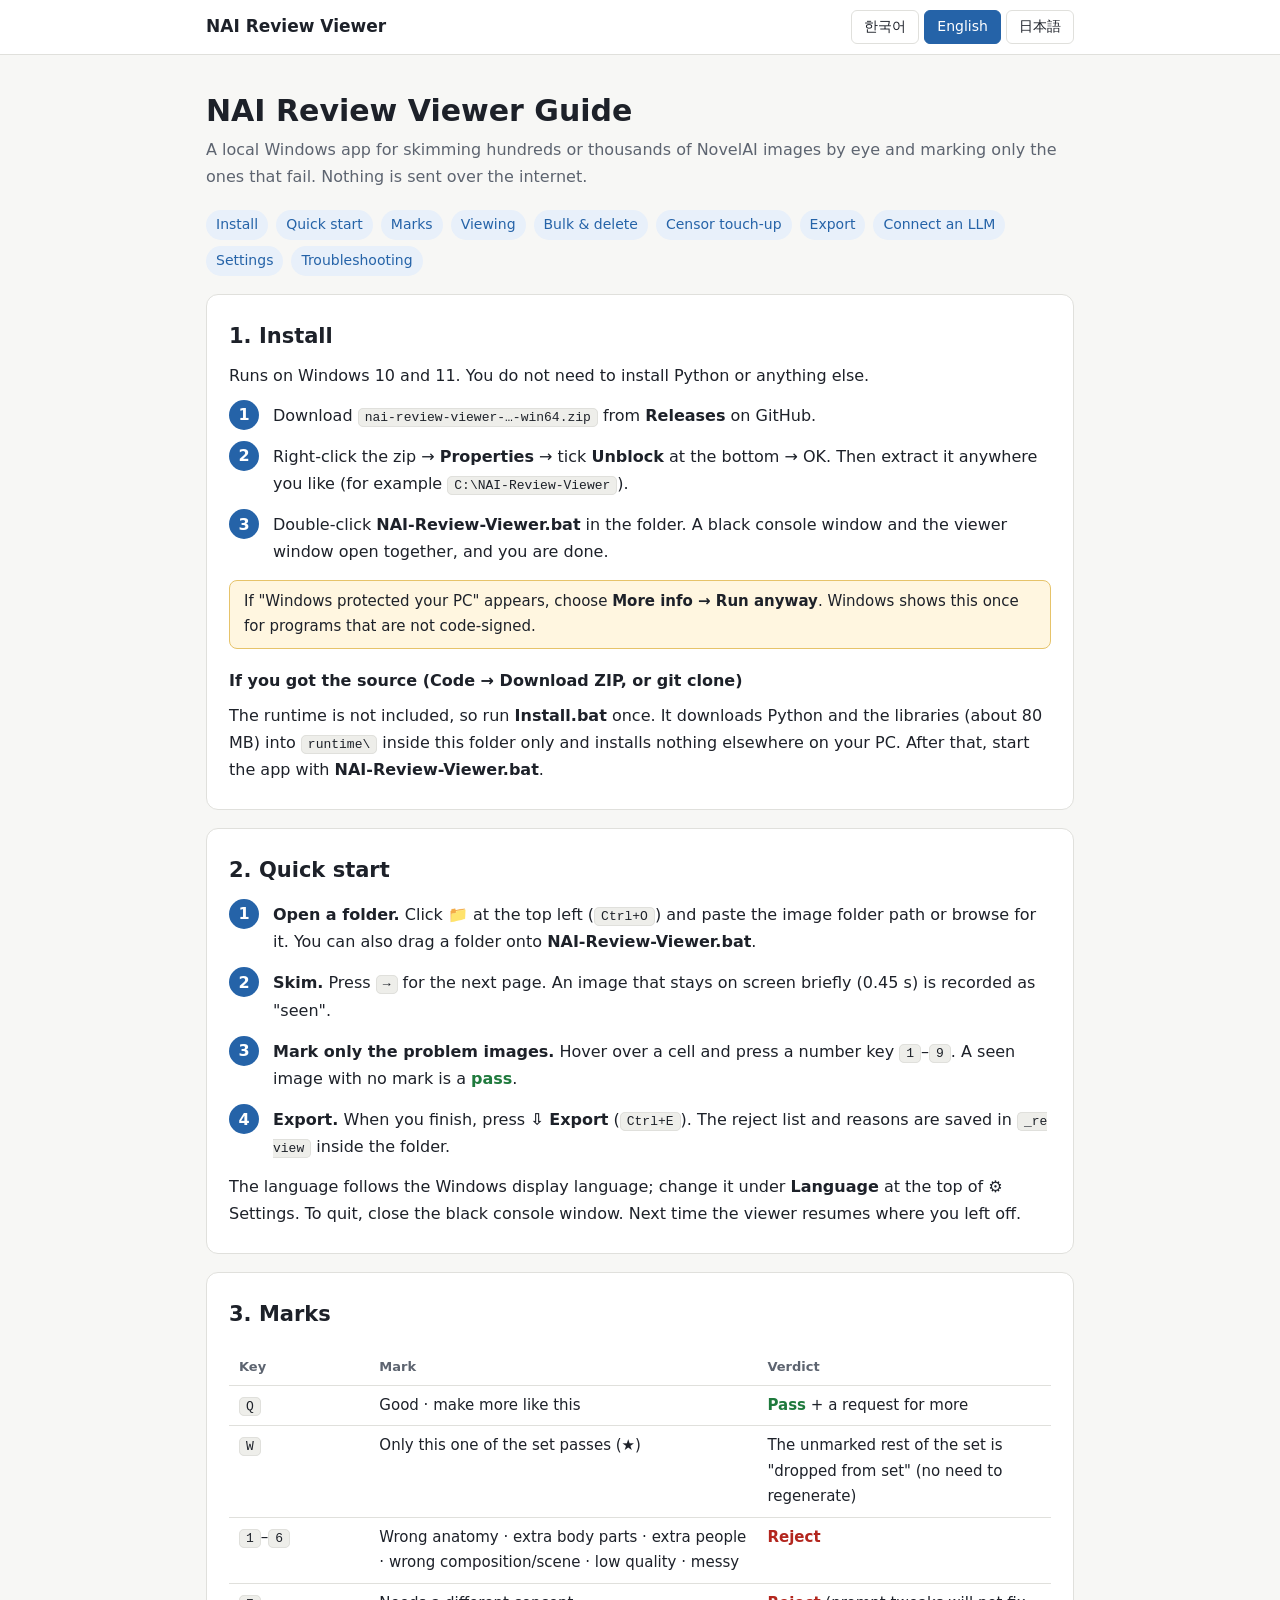
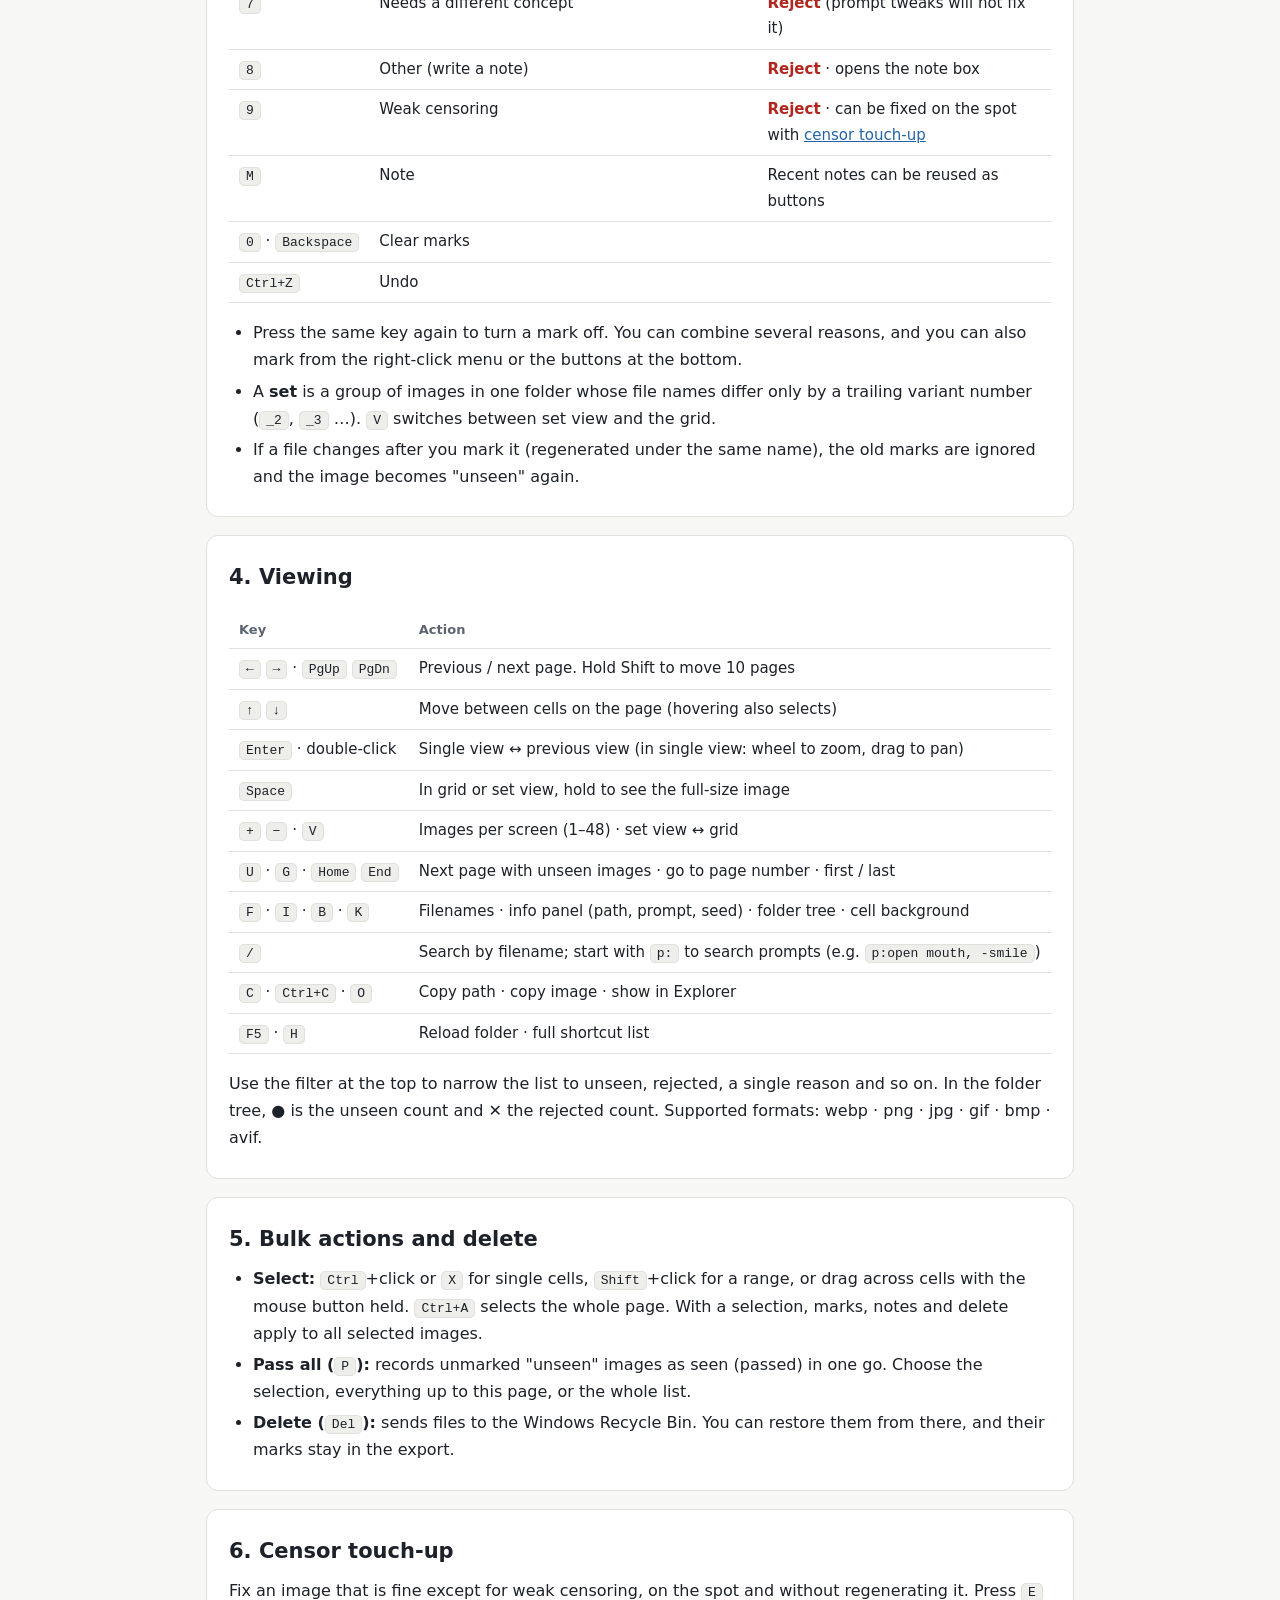
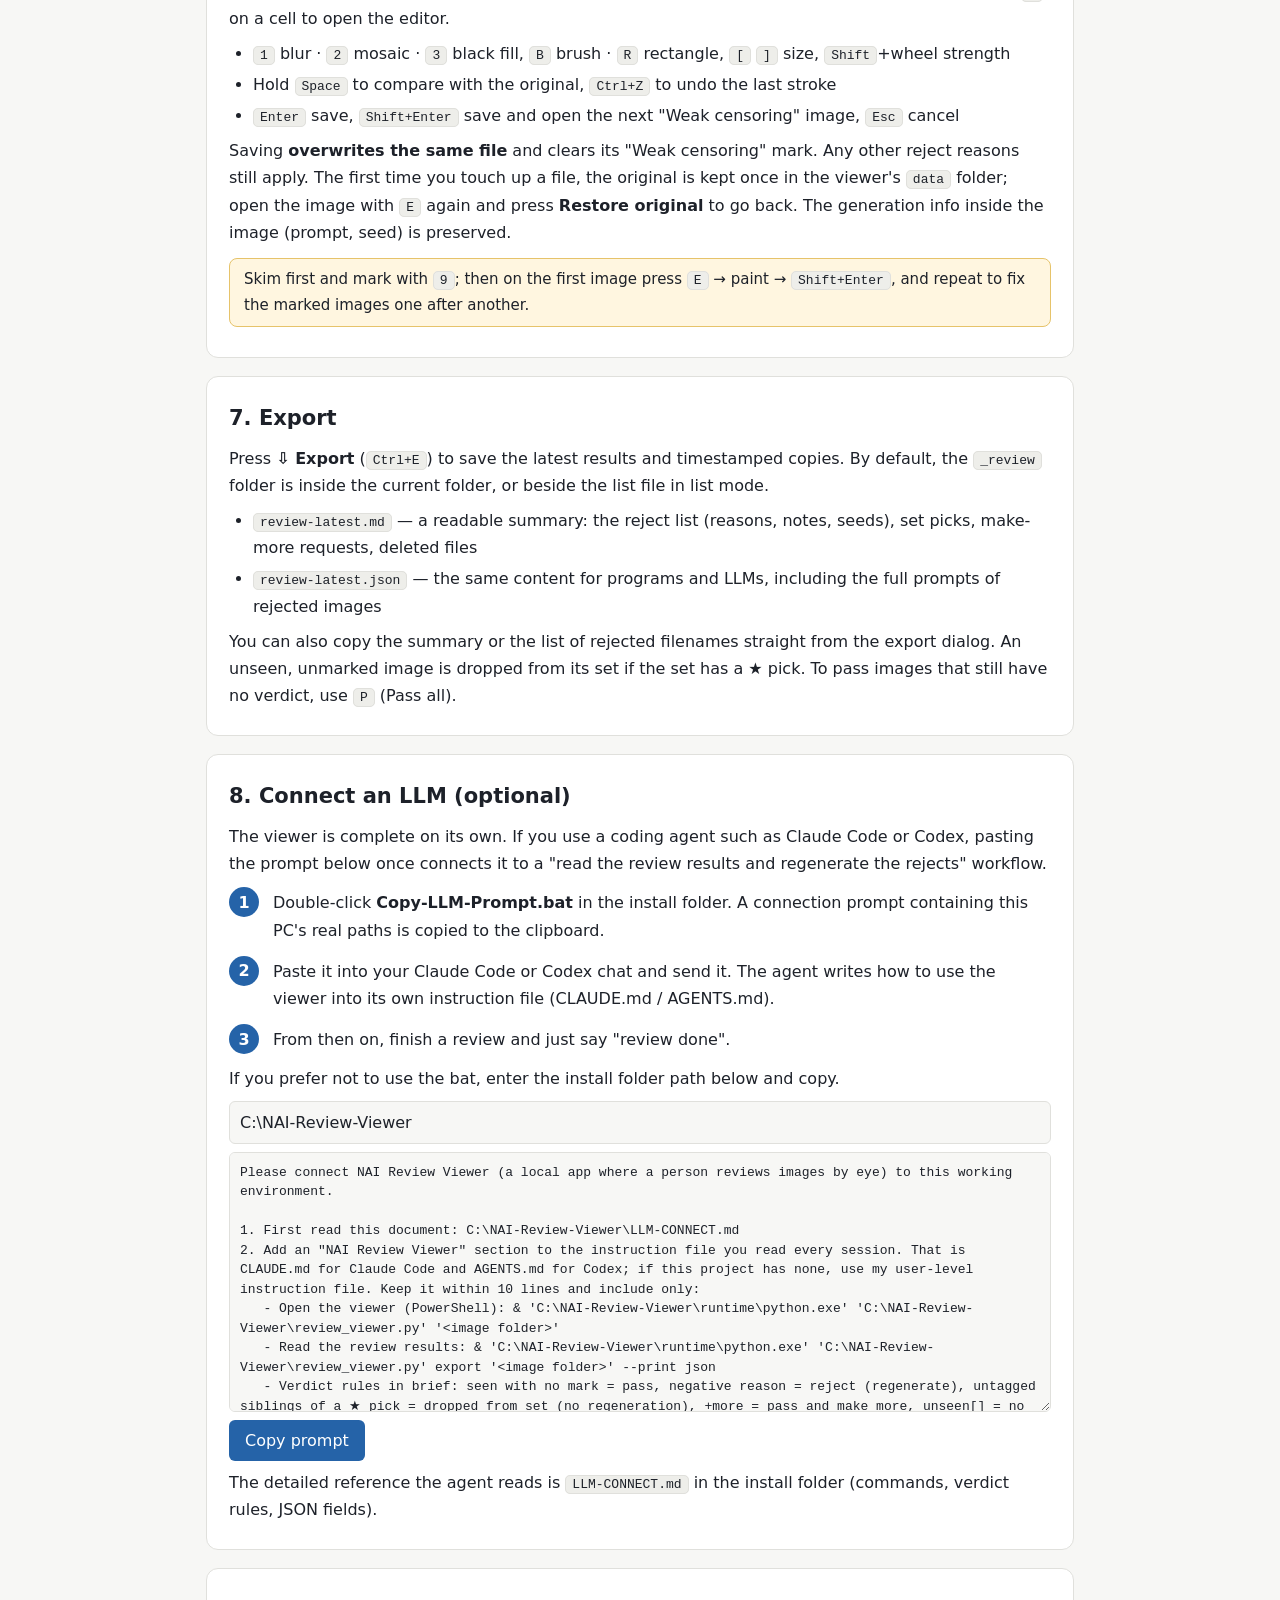
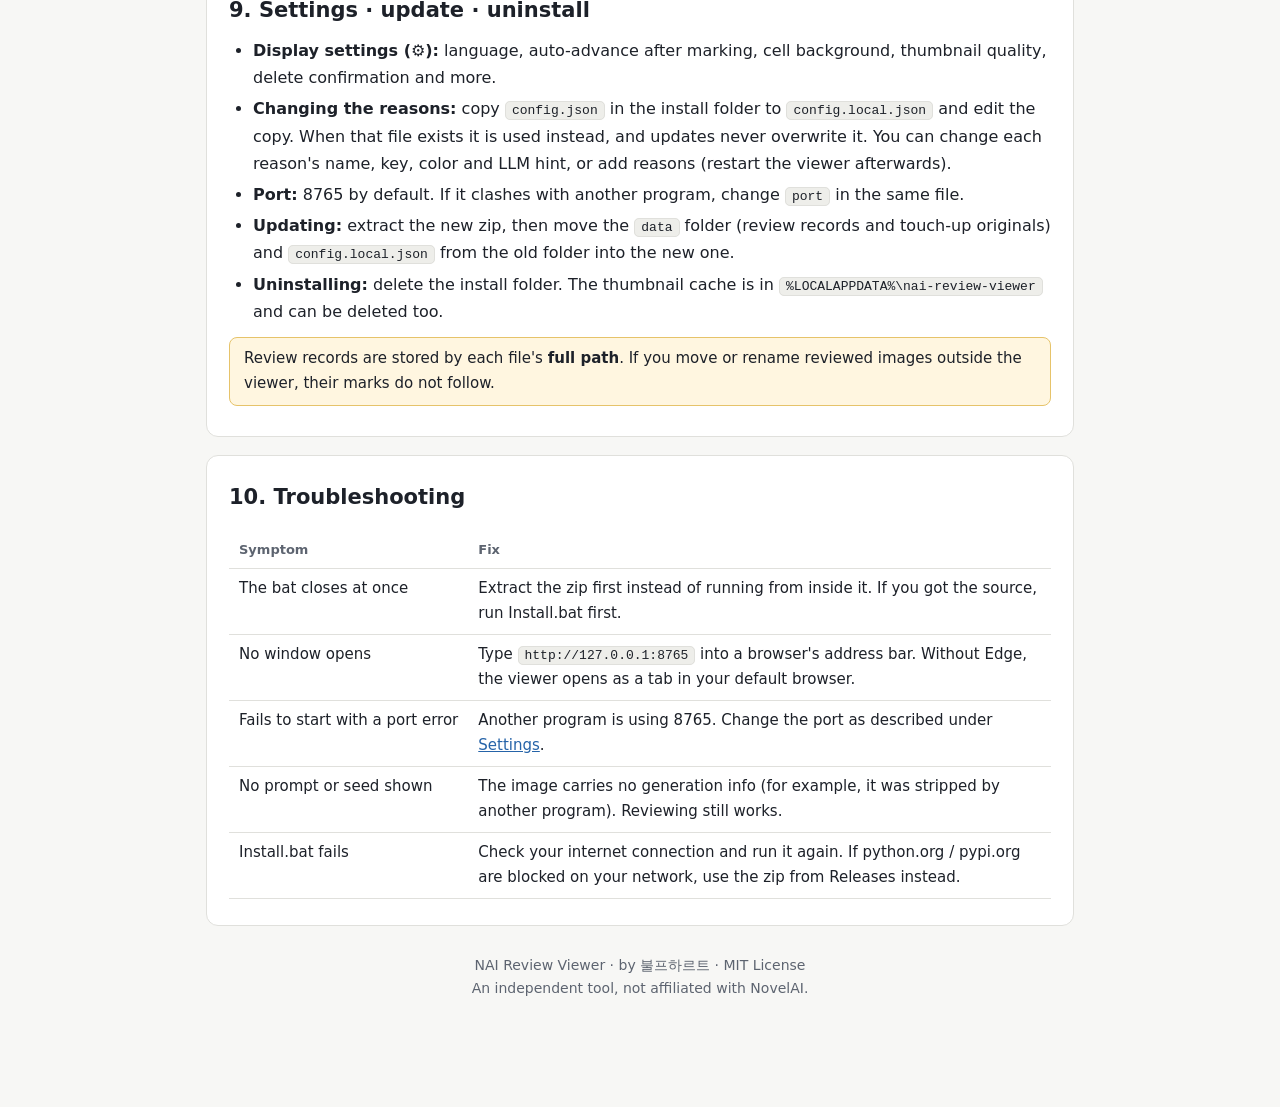
<file: Guide.html>
<!doctype html>
<html lang="ko" data-lang="ko">
<head>
<meta charset="utf-8">
<meta name="viewport" content="width=device-width, initial-scale=1">
<title>NAI Review Viewer — Guide</title>
<style>
:root { --bg:#f7f7f5; --card:#fff; --ink:#1d2129; --dim:#5d6470; --line:#e0e0dc; --acc:#2563a8; --acc-bg:#e8f0fa; --ok:#1f7a3d; --bad:#b3261e; --warn-bg:#fff6e0; --warn-line:#e6c36a; --kbd:#eeeeea; }
@media (prefers-color-scheme: dark) {
  :root { --bg:#14161a; --card:#1c1f25; --ink:#e6e8ec; --dim:#9aa2ae; --line:#2e333c; --acc:#7db3f0; --acc-bg:#1d2a3a; --ok:#63c784; --bad:#ff8a80; --warn-bg:#2e2819; --warn-line:#6b5a25; --kbd:#2a2e36; }
}
* { box-sizing: border-box; }
html { scroll-behavior: smooth; scroll-padding-top: 64px; }
body { margin:0; background:var(--bg); color:var(--ink); font: 16px/1.7 "Segoe UI", "Malgun Gothic", "Yu Gothic UI", "Meiryo", system-ui, sans-serif; }
html[data-lang=ko] .e, html[data-lang=ko] .j, html[data-lang=en] .k, html[data-lang=en] .j, html[data-lang=ja] .k, html[data-lang=ja] .e { display:none !important; }
header { position:sticky; top:0; z-index:5; background:var(--card); border-bottom:1px solid var(--line); }
.bar { max-width:900px; margin:0 auto; padding:10px 16px; display:flex; align-items:center; gap:12px; flex-wrap:wrap; }
.bar b { font-size:17px; }
.bar .sp { flex:1; }
.lang button { font:inherit; font-size:14px; padding:4px 12px; border:1px solid var(--line); background:transparent; color:var(--ink); border-radius:6px; cursor:pointer; }
.lang button[aria-pressed=true] { background:var(--acc); border-color:var(--acc); color:#fff; }
main { max-width:900px; margin:0 auto; padding:8px 16px 80px; }
h1 { font-size:30px; line-height:1.3; margin:28px 0 6px; }
.lead { color:var(--dim); margin:0 0 20px; }
nav.toc { display:flex; flex-wrap:wrap; gap:6px 8px; margin:0 0 8px; }
nav.toc a { font-size:14px; padding:3px 10px; border-radius:999px; background:var(--acc-bg); color:var(--acc); text-decoration:none; }
section { background:var(--card); border:1px solid var(--line); border-radius:12px; padding:6px 22px 18px; margin:18px 0; }
h2 { font-size:21px; margin:18px 0 8px; }
h3 { font-size:16px; margin:18px 0 4px; }
p { margin:8px 0; }
a { color:var(--acc); }
ol, ul { margin:8px 0; padding-left:24px; }
li { margin:4px 0; }
kbd, code { font: 13px/1.4 Consolas, "Cascadia Mono", monospace; background:var(--kbd); border:1px solid var(--line); border-radius:5px; padding:1px 6px; white-space:nowrap; }
code { white-space:normal; word-break:break-all; }
.tw { overflow-x:auto; }
table { border-collapse:collapse; width:100%; margin:8px 0; font-size:15px; }
th, td { text-align:left; vertical-align:top; padding:7px 10px; border-bottom:1px solid var(--line); }
th { color:var(--dim); font-weight:600; font-size:13px; }
td:first-child { white-space:nowrap; }
.note { background:var(--warn-bg); border:1px solid var(--warn-line); border-radius:8px; padding:8px 14px; margin:12px 0; font-size:15px; }
.steps { counter-reset:s; list-style:none; padding:0; }
.steps > li { counter-increment:s; position:relative; padding:2px 0 2px 44px; margin:10px 0; }
.steps > li::before { content:counter(s); position:absolute; left:0; top:0; width:30px; height:30px; border-radius:50%; background:var(--acc); color:#fff; font-weight:700; display:grid; place-items:center; }
.ok { color:var(--ok); font-weight:600; } .bad { color:var(--bad); font-weight:600; }
.prompt { display:grid; gap:8px; }
.prompt input { font:inherit; padding:7px 10px; border:1px solid var(--line); border-radius:6px; background:var(--bg); color:var(--ink); width:100%; }
.prompt textarea { font: 13px/1.5 Consolas, "Cascadia Mono", monospace; width:100%; height:260px; padding:10px; border:1px solid var(--line); border-radius:6px; background:var(--bg); color:var(--ink); resize:vertical; }
.prompt button { justify-self:start; font:inherit; padding:7px 16px; border-radius:6px; border:0; background:var(--acc); color:#fff; cursor:pointer; }
footer { color:var(--dim); font-size:14px; text-align:center; margin-top:28px; }
</style>
</head>
<body>
<header><div class="bar">
  <b>NAI Review Viewer</b><span class="sp"></span>
  <div class="lang" role="group" aria-label="Language">
    <button data-set="ko">한국어</button> <button data-set="en">English</button> <button data-set="ja">日本語</button>
  </div>
</div></header>
<main>

<h1><span class="k">NAI 검수 뷰어 사용 가이드</span><span class="e">NAI Review Viewer Guide</span><span class="j">NAI 検品ビューア ガイド</span></h1>
<p class="lead">
  <span class="k">수백~수천 장의 NovelAI 이미지를 눈으로 빠르게 훑고, 불합격 컷에만 사유를 체크하는 Windows용 로컬 앱입니다. 인터넷으로 아무것도 보내지 않습니다.</span>
  <span class="e">A local Windows app for skimming hundreds or thousands of NovelAI images by eye and marking only the ones that fail. Nothing is sent over the internet.</span>
  <span class="j">数百〜数千枚の NovelAI 画像をすばやく目視確認し、不合格の画像にだけ理由をチェックする Windows 用ローカルアプリです。インターネットには何も送信しません。</span>
</p>
<nav class="toc">
  <a href="#install"><span class="k">설치</span><span class="e">Install</span><span class="j">インストール</span></a>
  <a href="#start"><span class="k">시작하기</span><span class="e">Quick start</span><span class="j">はじめに</span></a>
  <a href="#marks"><span class="k">체크</span><span class="e">Marks</span><span class="j">チェック</span></a>
  <a href="#keys"><span class="k">보는 법</span><span class="e">Viewing</span><span class="j">見かた</span></a>
  <a href="#bulk"><span class="k">여러 장·삭제</span><span class="e">Bulk &amp; delete</span><span class="j">複数枚・削除</span></a>
  <a href="#censor"><span class="k">검열 덧칠</span><span class="e">Censor touch-up</span><span class="j">修正加筆</span></a>
  <a href="#export"><span class="k">결과 내보내기</span><span class="e">Export</span><span class="j">書き出し</span></a>
  <a href="#llm"><span class="k">LLM 연결</span><span class="e">Connect an LLM</span><span class="j">LLM 接続</span></a>
  <a href="#config"><span class="k">설정</span><span class="e">Settings</span><span class="j">設定</span></a>
  <a href="#help"><span class="k">문제 해결</span><span class="e">Troubleshooting</span><span class="j">困ったとき</span></a>
</nav>

<section id="install">
<h2><span class="k">1. 설치</span><span class="e">1. Install</span><span class="j">1. インストール</span></h2>
<div class="k">
  <p>Windows 10·11에서 동작합니다. Python이나 다른 프로그램을 따로 설치할 필요가 없습니다.</p>
  <ol class="steps">
    <li>GitHub의 <b>Releases</b>에서 <code>nai-review-viewer-…-win64.zip</code>을 내려받습니다.</li>
    <li>zip을 우클릭 → <b>속성</b> → 아래쪽 <b>차단 해제</b>에 체크 → 확인. 그다음 원하는 곳에 압축을 풉니다. (예: <code>C:\NAI-Review-Viewer</code>)</li>
    <li>폴더 안의 <b>NAI-Review-Viewer.bat</b>을 더블클릭합니다. 검은 콘솔 창과 뷰어 창이 함께 열리면 끝입니다.</li>
  </ol>
  <p class="note">"Windows의 PC 보호" 창이 뜨면 <b>추가 정보 → 실행</b>을 누르세요. 서명이 없는 프로그램에 처음 한 번 뜨는 안내입니다.</p>
  <h3>소스로 받은 경우 (Code → Download ZIP 또는 git clone)</h3>
  <p>실행 환경이 들어 있지 않으므로 <b>Install.bat</b>을 한 번 실행합니다. 이 폴더의 <code>runtime\</code> 안에만 Python과 라이브러리(약 80MB)를 내려받고, PC의 다른 곳에는 아무것도 설치하지 않습니다. 끝나면 <b>NAI-Review-Viewer.bat</b>으로 실행합니다.</p>
</div>
<div class="e">
  <p>Runs on Windows 10 and 11. You do not need to install Python or anything else.</p>
  <ol class="steps">
    <li>Download <code>nai-review-viewer-…-win64.zip</code> from <b>Releases</b> on GitHub.</li>
    <li>Right-click the zip → <b>Properties</b> → tick <b>Unblock</b> at the bottom → OK. Then extract it anywhere you like (for example <code>C:\NAI-Review-Viewer</code>).</li>
    <li>Double-click <b>NAI-Review-Viewer.bat</b> in the folder. A black console window and the viewer window open together, and you are done.</li>
  </ol>
  <p class="note">If "Windows protected your PC" appears, choose <b>More info → Run anyway</b>. Windows shows this once for programs that are not code-signed.</p>
  <h3>If you got the source (Code → Download ZIP, or git clone)</h3>
  <p>The runtime is not included, so run <b>Install.bat</b> once. It downloads Python and the libraries (about 80 MB) into <code>runtime\</code> inside this folder only and installs nothing elsewhere on your PC. After that, start the app with <b>NAI-Review-Viewer.bat</b>.</p>
</div>
<div class="j">
  <p>Windows 10・11 で動作します。Python などを別途インストールする必要はありません。</p>
  <ol class="steps">
    <li>GitHub の <b>Releases</b> から <code>nai-review-viewer-…-win64.zip</code> をダウンロードします。</li>
    <li>zip を右クリック → <b>プロパティ</b> → 下の <b>許可する(ブロックの解除)</b> にチェック → OK。その後、好きな場所に展開します(例: <code>C:\NAI-Review-Viewer</code>)。</li>
    <li>フォルダ内の <b>NAI-Review-Viewer.bat</b> をダブルクリックします。黒いコンソールウィンドウとビューアのウィンドウが開けば完了です。</li>
  </ol>
  <p class="note">「Windows によって PC が保護されました」と表示されたら、<b>詳細情報 → 実行</b> を選んでください。署名のないプログラムに最初の一度だけ出る案内です。</p>
  <h3>ソースで入手した場合 (Code → Download ZIP、または git clone)</h3>
  <p>実行環境が含まれていないので、<b>Install.bat</b> を一度実行します。このフォルダの <code>runtime\</code> の中だけに Python とライブラリ(約 80MB)をダウンロードし、PC の他の場所には何もインストールしません。終わったら <b>NAI-Review-Viewer.bat</b> で起動します。</p>
</div>
</section>

<section id="start">
<h2><span class="k">2. 시작하기</span><span class="e">2. Quick start</span><span class="j">2. はじめに</span></h2>
<div class="k">
  <ol class="steps">
    <li><b>폴더 열기.</b> 뷰어 왼쪽 위 📁(<kbd>Ctrl+O</kbd>)에서 이미지 폴더 경로를 붙여 넣거나 찾아보기로 고릅니다. 폴더를 <b>NAI-Review-Viewer.bat</b> 위에 끌어다 놓아도 됩니다.</li>
    <li><b>훑어보기.</b> <kbd>→</kbd>로 다음 페이지로 넘깁니다. 화면에 잠깐(0.45초) 머문 이미지는 "본 것"으로 기록됩니다.</li>
    <li><b>문제 있는 컷만 체크.</b> 마우스를 올린 칸에서 숫자 키 <kbd>1</kbd>~<kbd>9</kbd>를 누릅니다. 아무 체크 없이 본 이미지는 <span class="ok">합격</span>입니다.</li>
    <li><b>내보내기.</b> 다 보면 <b>⇩ 내보내기</b>(<kbd>Ctrl+E</kbd>)를 누릅니다. 불합격 목록과 사유가 폴더 안 <code>_review</code>에 저장됩니다.</li>
  </ol>
  <p>언어는 Windows 표시 언어를 따라가고, 뷰어의 ⚙ 설정 맨 위 <b>Language</b>에서 바꿀 수 있습니다. 뷰어를 끝내려면 검은 콘솔 창을 닫습니다. 다시 열면 마지막으로 보던 자리에서 이어집니다.</p>
</div>
<div class="e">
  <ol class="steps">
    <li><b>Open a folder.</b> Click 📁 at the top left (<kbd>Ctrl+O</kbd>) and paste the image folder path or browse for it. You can also drag a folder onto <b>NAI-Review-Viewer.bat</b>.</li>
    <li><b>Skim.</b> Press <kbd>→</kbd> for the next page. An image that stays on screen briefly (0.45 s) is recorded as "seen".</li>
    <li><b>Mark only the problem images.</b> Hover over a cell and press a number key <kbd>1</kbd>–<kbd>9</kbd>. A seen image with no mark is a <span class="ok">pass</span>.</li>
    <li><b>Export.</b> When you finish, press <b>⇩ Export</b> (<kbd>Ctrl+E</kbd>). The reject list and reasons are saved in <code>_review</code> inside the folder.</li>
  </ol>
  <p>The language follows the Windows display language; change it under <b>Language</b> at the top of ⚙ Settings. To quit, close the black console window. Next time the viewer resumes where you left off.</p>
</div>
<div class="j">
  <ol class="steps">
    <li><b>フォルダを開く。</b>左上の 📁(<kbd>Ctrl+O</kbd>)で画像フォルダのパスを貼り付けるか、参照で選びます。フォルダを <b>NAI-Review-Viewer.bat</b> にドラッグ&ドロップしても開けます。</li>
    <li><b>ざっと見る。</b><kbd>→</kbd> で次のページへ進みます。画面に少しの間(0.45 秒)表示された画像は「確認済み」と記録されます。</li>
    <li><b>問題のある画像だけチェック。</b>マウスを乗せたセルで数字キー <kbd>1</kbd>〜<kbd>9</kbd> を押します。チェックなしで確認した画像は<span class="ok">合格</span>です。</li>
    <li><b>書き出し。</b>見終わったら <b>⇩ 書き出し</b>(<kbd>Ctrl+E</kbd>)を押します。不合格のリストと理由がフォルダ内の <code>_review</code> に保存されます。</li>
  </ol>
  <p>言語は Windows の表示言語に従い、⚙ 設定の一番上の <b>Language</b> で変更できます。終了するには黒いコンソールウィンドウを閉じます。次回は最後に見ていた位置から再開します。</p>
</div>
</section>

<section id="marks">
<h2><span class="k">3. 체크</span><span class="e">3. Marks</span><span class="j">3. チェック</span></h2>
<div class="tw"><table>
<tr><th><span class="k">키</span><span class="e">Key</span><span class="j">キー</span></th><th><span class="k">체크</span><span class="e">Mark</span><span class="j">チェック</span></th><th><span class="k">판정</span><span class="e">Verdict</span><span class="j">判定</span></th></tr>
<tr><td><kbd>Q</kbd></td><td><span class="k">좋음·비슷하게 추가 생산</span><span class="e">Good · make more like this</span><span class="j">良い・似たものを追加生産</span></td><td><span class="ok"><span class="k">합격</span><span class="e">Pass</span><span class="j">合格</span></span> <span class="k">+ 더 뽑아 달라는 표시</span><span class="e">+ a request for more</span><span class="j">+ 追加生産の依頼</span></td></tr>
<tr><td><kbd>W</kbd></td><td><span class="k">세트 중 이것만 합격 (★)</span><span class="e">Only this one of the set passes (★)</span><span class="j">セットの中でこれだけ合格 (★)</span></td><td><span class="k">같은 세트의 체크 없는 나머지는 "세트 탈락"(다시 뽑을 필요 없음)</span><span class="e">The unmarked rest of the set is "dropped from set" (no need to regenerate)</span><span class="j">同じセットのチェックのない残りは「セット落ち」(再生成不要)</span></td></tr>
<tr><td><kbd>1</kbd>–<kbd>6</kbd></td><td><span class="k">신체 부정확 · 추가 신체부위 · 불필요한 인원 · 구도/상황 아님 · 퀄리티 부족 · 지저분함</span><span class="e">Wrong anatomy · extra body parts · extra people · wrong composition/scene · low quality · messy</span><span class="j">身体が不正確 · 余分な部位 · 不要な人物 · 構図/状況が違う · 品質不足 · ごちゃつき</span></td><td><span class="bad"><span class="k">불합격</span><span class="e">Reject</span><span class="j">不合格</span></span></td></tr>
<tr><td><kbd>7</kbd></td><td><span class="k">다른 구상 필요</span><span class="e">Needs a different concept</span><span class="j">別の構想が必要</span></td><td><span class="bad"><span class="k">불합격</span><span class="e">Reject</span><span class="j">不合格</span></span> <span class="k">(프롬프트 손질로는 안 되는 컷)</span><span class="e">(prompt tweaks will not fix it)</span><span class="j">(プロンプトの調整では直らない)</span></td></tr>
<tr><td><kbd>8</kbd></td><td><span class="k">기타 (직접 작성)</span><span class="e">Other (write a note)</span><span class="j">その他 (メモに記入)</span></td><td><span class="bad"><span class="k">불합격</span><span class="e">Reject</span><span class="j">不合格</span></span> <span class="k">· 메모 창이 열림</span><span class="e">· opens the note box</span><span class="j">· メモ欄が開く</span></td></tr>
<tr><td><kbd>9</kbd></td><td><span class="k">검열 약함</span><span class="e">Weak censoring</span><span class="j">修正が弱い</span></td><td><span class="bad"><span class="k">불합격</span><span class="e">Reject</span><span class="j">不合格</span></span> <span class="k">· <a href="#censor">검열 덧칠</a>로 바로 고칠 수 있음</span><span class="e">· can be fixed on the spot with <a href="#censor">censor touch-up</a></span><span class="j">· <a href="#censor">修正加筆</a>でその場で直せる</span></td></tr>
<tr><td><kbd>M</kbd></td><td><span class="k">메모</span><span class="e">Note</span><span class="j">メモ</span></td><td><span class="k">최근에 쓴 메모를 버튼으로 다시 쓸 수 있음</span><span class="e">Recent notes can be reused as buttons</span><span class="j">最近のメモをボタンで再利用できる</span></td></tr>
<tr><td><kbd>0</kbd> · <kbd>Backspace</kbd></td><td><span class="k">체크 해제</span><span class="e">Clear marks</span><span class="j">チェック解除</span></td><td></td></tr>
<tr><td><kbd>Ctrl+Z</kbd></td><td><span class="k">되돌리기</span><span class="e">Undo</span><span class="j">元に戻す</span></td><td></td></tr>
</table></div>
<div class="k">
  <ul>
    <li>같은 키를 다시 누르면 꺼집니다. 사유는 여러 개를 함께 걸 수 있고, 우클릭 메뉴와 아래쪽 버튼으로도 체크할 수 있습니다.</li>
    <li><b>세트</b>는 같은 폴더에서 파일명 끝의 변형 번호(<code>_2</code>, <code>_3</code> …)만 다른 이미지 묶음입니다. <kbd>V</kbd>로 세트별 보기와 그리드를 오갑니다.</li>
    <li>체크한 뒤 파일이 바뀌면(같은 이름으로 다시 생성) 이전 체크는 무시되고 그 이미지는 다시 "안 본 것"이 됩니다.</li>
    <li>한글 입력 상태여도 단축키가 그대로 듣습니다.</li>
  </ul>
</div>
<div class="e">
  <ul>
    <li>Press the same key again to turn a mark off. You can combine several reasons, and you can also mark from the right-click menu or the buttons at the bottom.</li>
    <li>A <b>set</b> is a group of images in one folder whose file names differ only by a trailing variant number (<code>_2</code>, <code>_3</code> …). <kbd>V</kbd> switches between set view and the grid.</li>
    <li>If a file changes after you mark it (regenerated under the same name), the old marks are ignored and the image becomes "unseen" again.</li>
  </ul>
</div>
<div class="j">
  <ul>
    <li>同じキーをもう一度押すと外れます。理由は複数同時に付けられ、右クリックメニューや下のボタンからもチェックできます。</li>
    <li><b>セット</b>は、同じフォルダでファイル名末尾の変形番号(<code>_2</code>、<code>_3</code> …)だけが違う画像のまとまりです。<kbd>V</kbd> でセット別表示とグリッドを切り替えます。</li>
    <li>チェックした後にファイルが変わると(同じ名前で再生成)、以前のチェックは無視され、その画像は「未確認」に戻ります。</li>
    <li>日本語入力がオンのままでもショートカットはそのまま使えます。</li>
  </ul>
</div>
</section>

<section id="keys">
<h2><span class="k">4. 보는 법</span><span class="e">4. Viewing</span><span class="j">4. 見かた</span></h2>
<div class="tw"><table>
<tr><th><span class="k">키</span><span class="e">Key</span><span class="j">キー</span></th><th><span class="k">동작</span><span class="e">Action</span><span class="j">動作</span></th></tr>
<tr><td><kbd>←</kbd> <kbd>→</kbd> · <kbd>PgUp</kbd> <kbd>PgDn</kbd></td><td><span class="k">이전 / 다음 페이지. Shift를 같이 누르면 10페이지씩</span><span class="e">Previous / next page. Hold Shift to move 10 pages</span><span class="j">前 / 次のページ。Shift を押しながらで 10 ページずつ</span></td></tr>
<tr><td><kbd>↑</kbd> <kbd>↓</kbd></td><td><span class="k">페이지 안에서 칸 이동 (마우스를 올려도 선택)</span><span class="e">Move between cells on the page (hovering also selects)</span><span class="j">ページ内でセルを移動 (マウスを乗せても選択)</span></td></tr>
<tr><td><kbd>Enter</kbd> · <span class="k">더블클릭</span><span class="e">double-click</span><span class="j">ダブルクリック</span></td><td><span class="k">1장 보기 ↔ 원래 보기 (1장 보기에서는 휠로 확대, 드래그로 이동)</span><span class="e">Single view ↔ previous view (in single view: wheel to zoom, drag to pan)</span><span class="j">1枚表示 ↔ 元の表示 (1枚表示ではホイールで拡大、ドラッグで移動)</span></td></tr>
<tr><td><kbd>Space</kbd></td><td><span class="k">그리드·세트 보기에서 누르고 있는 동안 원본 크게 보기</span><span class="e">In grid or set view, hold to see the full-size image</span><span class="j">グリッド・セット別表示で押している間、元画像を拡大表示</span></td></tr>
<tr><td><kbd>+</kbd> <kbd>−</kbd> · <kbd>V</kbd></td><td><span class="k">한 화면 장수(1~48장) · 세트별 보기 ↔ 그리드</span><span class="e">Images per screen (1–48) · set view ↔ grid</span><span class="j">1画面の枚数(1〜48枚) · セット別表示 ↔ グリッド</span></td></tr>
<tr><td><kbd>U</kbd> · <kbd>G</kbd> · <kbd>Home</kbd> <kbd>End</kbd></td><td><span class="k">다음 "안 본" 페이지로 · 페이지 번호로 이동 · 처음 / 마지막</span><span class="e">Next page with unseen images · go to page number · first / last</span><span class="j">次の「未確認」ページへ · ページ番号で移動 · 最初 / 最後</span></td></tr>
<tr><td><kbd>F</kbd> · <kbd>I</kbd> · <kbd>B</kbd> · <kbd>K</kbd></td><td><span class="k">파일명 표시 · 정보 패널(경로·프롬프트·seed) · 폴더 트리 · 칸 배경</span><span class="e">Filenames · info panel (path, prompt, seed) · folder tree · cell background</span><span class="j">ファイル名 · 情報パネル(パス・プロンプト・seed) · フォルダツリー · セル背景</span></td></tr>
<tr><td><kbd>/</kbd></td><td><span class="k">검색. 파일명 검색이고, <code>p:</code>로 시작하면 프롬프트 검색 (예: <code>p:open mouth, -smile</code>)</span><span class="e">Search by filename; start with <code>p:</code> to search prompts (e.g. <code>p:open mouth, -smile</code>)</span><span class="j">検索。ファイル名検索で、<code>p:</code> で始めるとプロンプト検索 (例: <code>p:open mouth, -smile</code>)</span></td></tr>
<tr><td><kbd>C</kbd> · <kbd>Ctrl+C</kbd> · <kbd>O</kbd></td><td><span class="k">경로 복사 · 이미지 복사 · 탐색기에서 보기</span><span class="e">Copy path · copy image · show in Explorer</span><span class="j">パスをコピー · 画像をコピー · エクスプローラーで表示</span></td></tr>
<tr><td><kbd>F5</kbd> · <kbd>H</kbd></td><td><span class="k">폴더 다시 읽기 · 단축키 전체 보기</span><span class="e">Reload folder · full shortcut list</span><span class="j">フォルダ再読み込み · ショートカット一覧</span></td></tr>
</table></div>
<p>
  <span class="k">위쪽 필터로 안 본 것, 불합격, 사유별 등으로 좁혀 볼 수 있습니다. 폴더 트리의 ●는 안 본 장수, ✕는 불합격 장수입니다. 지원 형식은 webp · png · jpg · gif · bmp · avif입니다.</span>
  <span class="e">Use the filter at the top to narrow the list to unseen, rejected, a single reason and so on. In the folder tree, ● is the unseen count and ✕ the rejected count. Supported formats: webp · png · jpg · gif · bmp · avif.</span>
  <span class="j">上のフィルターで、未確認・不合格・理由別などに絞り込めます。フォルダツリーの ● は未確認の枚数、✕ は不合格の枚数です。対応形式は webp · png · jpg · gif · bmp · avif です。</span>
</p>
</section>

<section id="bulk">
<h2><span class="k">5. 여러 장 한꺼번에 · 삭제</span><span class="e">5. Bulk actions and delete</span><span class="j">5. 複数枚の操作・削除</span></h2>
<div class="k">
  <ul>
    <li><b>선택:</b> <kbd>Ctrl</kbd>+클릭 또는 <kbd>X</kbd>로 하나씩, <kbd>Shift</kbd>+클릭으로 범위, 마우스를 누른 채 훑어서 여러 칸. <kbd>Ctrl+A</kbd>는 이 페이지 전부입니다. 선택이 있으면 체크·메모·삭제가 선택 전부에 적용됩니다.</li>
    <li><b>일괄 합격 (<kbd>P</kbd>):</b> 체크하지 않은 "안 본" 이미지를 한 번에 본 것(합격)으로 처리합니다. 선택한 것, 지금 페이지까지, 목록 전체 중에서 고릅니다.</li>
    <li><b>삭제 (<kbd>Del</kbd>):</b> Windows 휴지통으로 보냅니다. 휴지통에서 복원할 수 있고, 삭제 전 체크는 내보내기 결과에 남습니다.</li>
  </ul>
</div>
<div class="e">
  <ul>
    <li><b>Select:</b> <kbd>Ctrl</kbd>+click or <kbd>X</kbd> for single cells, <kbd>Shift</kbd>+click for a range, or drag across cells with the mouse button held. <kbd>Ctrl+A</kbd> selects the whole page. With a selection, marks, notes and delete apply to all selected images.</li>
    <li><b>Pass all (<kbd>P</kbd>):</b> records unmarked "unseen" images as seen (passed) in one go. Choose the selection, everything up to this page, or the whole list.</li>
    <li><b>Delete (<kbd>Del</kbd>):</b> sends files to the Windows Recycle Bin. You can restore them from there, and their marks stay in the export.</li>
  </ul>
</div>
<div class="j">
  <ul>
    <li><b>選択:</b> <kbd>Ctrl</kbd>+クリックまたは <kbd>X</kbd> で 1 つずつ、<kbd>Shift</kbd>+クリックで範囲、マウスを押したままなぞると複数セル。<kbd>Ctrl+A</kbd> はこのページすべてです。選択中は、チェック・メモ・削除が選択したすべての画像に適用されます。</li>
    <li><b>一括合格 (<kbd>P</kbd>):</b> チェックのない「未確認」の画像をまとめて確認済み(合格)にします。選択したもの、現在のページまで、リスト全体から選びます。</li>
    <li><b>削除 (<kbd>Del</kbd>):</b> Windows のごみ箱に送ります。ごみ箱から復元でき、削除前のチェックは書き出し結果に残ります。</li>
  </ul>
</div>
</section>

<section id="censor">
<h2><span class="k">6. 검열 덧칠</span><span class="e">6. Censor touch-up</span><span class="j">6. 修正加筆</span></h2>
<div class="k">
  <p>그림은 좋은데 검열만 약한 컷을 다시 뽑지 않고 그 자리에서 고칩니다. 칸에서 <kbd>E</kbd>를 누르면 편집 화면이 열립니다.</p>
  <ul>
    <li><kbd>1</kbd> 블러 · <kbd>2</kbd> 모자이크 · <kbd>3</kbd> 먹칠, <kbd>B</kbd> 브러시 · <kbd>R</kbd> 사각형, <kbd>[</kbd> <kbd>]</kbd> 굵기, <kbd>Shift</kbd>+휠 세기</li>
    <li><kbd>Space</kbd>를 누르고 있으면 원본과 비교, <kbd>Ctrl+Z</kbd> 마지막 획 되돌리기</li>
    <li><kbd>Enter</kbd> 저장, <kbd>Shift+Enter</kbd> 저장하고 다음 "검열 약함" 컷 열기, <kbd>Esc</kbd> 취소</li>
  </ul>
  <p>저장하면 <b>같은 파일에 덮어쓰고</b>, 그 컷의 "검열 약함" 체크만 풀립니다. 다른 불합격 사유가 남아 있으면 계속 불합격입니다. 처음 덧칠할 때 원본을 뷰어의 <code>data</code> 폴더에 한 번 보관하므로, 다시 <kbd>E</kbd>로 열어 <b>원본 복원</b>을 누르면 되돌릴 수 있습니다. 이미지에 들어 있는 생성 정보(프롬프트·seed)는 그대로 남습니다.</p>
  <p class="note">먼저 <kbd>9</kbd>로 훑으며 체크해 두고, 첫 컷에서 <kbd>E</kbd> → 칠하기 → <kbd>Shift+Enter</kbd>를 반복하면 체크한 컷을 차례로 고칠 수 있습니다.</p>
</div>
<div class="e">
  <p>Fix an image that is fine except for weak censoring, on the spot and without regenerating it. Press <kbd>E</kbd> on a cell to open the editor.</p>
  <ul>
    <li><kbd>1</kbd> blur · <kbd>2</kbd> mosaic · <kbd>3</kbd> black fill, <kbd>B</kbd> brush · <kbd>R</kbd> rectangle, <kbd>[</kbd> <kbd>]</kbd> size, <kbd>Shift</kbd>+wheel strength</li>
    <li>Hold <kbd>Space</kbd> to compare with the original, <kbd>Ctrl+Z</kbd> to undo the last stroke</li>
    <li><kbd>Enter</kbd> save, <kbd>Shift+Enter</kbd> save and open the next "Weak censoring" image, <kbd>Esc</kbd> cancel</li>
  </ul>
  <p>Saving <b>overwrites the same file</b> and clears its "Weak censoring" mark. Any other reject reasons still apply. The first time you touch up a file, the original is kept once in the viewer's <code>data</code> folder; open the image with <kbd>E</kbd> again and press <b>Restore original</b> to go back. The generation info inside the image (prompt, seed) is preserved.</p>
  <p class="note">Skim first and mark with <kbd>9</kbd>; then on the first image press <kbd>E</kbd> → paint → <kbd>Shift+Enter</kbd>, and repeat to fix the marked images one after another.</p>
</div>
<div class="j">
  <p>絵は良いのに修正だけが弱い画像を、再生成せずにその場で直します。セルで <kbd>E</kbd> を押すと編集画面が開きます。</p>
  <ul>
    <li><kbd>1</kbd> ぼかし · <kbd>2</kbd> モザイク · <kbd>3</kbd> 黒塗り、<kbd>B</kbd> ブラシ · <kbd>R</kbd> 矩形、<kbd>[</kbd> <kbd>]</kbd> 太さ、<kbd>Shift</kbd>+ホイール 強さ</li>
    <li><kbd>Space</kbd> を押している間は元画像と比較、<kbd>Ctrl+Z</kbd> で最後のストロークを取り消し</li>
    <li><kbd>Enter</kbd> 保存、<kbd>Shift+Enter</kbd> 保存して次の「修正が弱い」画像を開く、<kbd>Esc</kbd> キャンセル</li>
  </ul>
  <p>保存すると<b>同じファイルに上書き</b>され、その画像の「修正が弱い」のチェックだけが外れます。他の不合格理由が残っていれば、判定は引き続き不合格です。最初に加筆するとき、元画像をビューアの <code>data</code> フォルダに一度だけ保管するので、もう一度 <kbd>E</kbd> で開いて <b>元画像に戻す</b> を押せば戻せます。画像に含まれる生成情報(プロンプト・seed)はそのまま残ります。</p>
  <p class="note">先に <kbd>9</kbd> でチェックしながら見て、最初の画像で <kbd>E</kbd> → 塗る → <kbd>Shift+Enter</kbd> を繰り返すと、チェックした画像を順番に直せます。</p>
</div>
</section>

<section id="export">
<h2><span class="k">7. 결과 내보내기</span><span class="e">7. Export</span><span class="j">7. 書き出し</span></h2>
<div class="k">
  <p><b>⇩ 내보내기</b>(<kbd>Ctrl+E</kbd>)를 누르면 기본 설정에서는 현재 폴더의 <code>_review</code>에 아래 최신 파일과 시각별 사본이 저장됩니다. 목록 모드에서는 목록 파일 옆의 <code>_review</code>에 저장됩니다.</p>
  <ul>
    <li><code>review-latest.md</code> — 사람이 읽기 좋은 요약: 불합격 목록(사유·메모·seed), 세트 대표, 추가 생산 요청, 삭제한 파일</li>
    <li><code>review-latest.json</code> — 같은 내용을 프로그램·LLM이 읽기 좋은 형태로. 불합격 컷의 프롬프트 원문도 들어 있습니다</li>
  </ul>
  <p>내보내기 창에서 요약이나 불합격 파일명 목록을 바로 복사할 수도 있습니다. 태그 없이 아직 안 본 컷이라도 같은 세트에 ★대표가 있으면 세트 탈락으로 기록됩니다. 판정이 남은 컷을 한꺼번에 합격 처리하려면 <kbd>P</kbd>를 누르세요.</p>
</div>
<div class="e">
  <p>Press <b>⇩ Export</b> (<kbd>Ctrl+E</kbd>) to save the latest results and timestamped copies. By default, the <code>_review</code> folder is inside the current folder, or beside the list file in list mode.</p>
  <ul>
    <li><code>review-latest.md</code> — a readable summary: the reject list (reasons, notes, seeds), set picks, make-more requests, deleted files</li>
    <li><code>review-latest.json</code> — the same content for programs and LLMs, including the full prompts of rejected images</li>
  </ul>
  <p>You can also copy the summary or the list of rejected filenames straight from the export dialog. An unseen, unmarked image is dropped from its set if the set has a ★ pick. To pass images that still have no verdict, use <kbd>P</kbd> (Pass all).</p>
</div>
<div class="j">
  <p><b>⇩ 書き出し</b>(<kbd>Ctrl+E</kbd>)を押すと、最新の結果と日時付きのコピーが保存されます。既定の保存先は、現在のフォルダ内（リストモードではリストファイルと同じ場所）の <code>_review</code> です。</p>
  <ul>
    <li><code>review-latest.md</code> — 人が読みやすい要約: 不合格のリスト(理由・メモ・seed)、セット代表、追加生産の依頼、削除したファイル</li>
    <li><code>review-latest.json</code> — 同じ内容をプログラムや LLM が読みやすい形で。不合格画像のプロンプト原文も含まれます</li>
  </ul>
  <p>書き出しのダイアログから、要約や不合格ファイル名のリストをそのままコピーすることもできます。未確認でチェックがない画像も、同じセットに ★代表があれば「セット落ち」になります。まだ判定のない画像をまとめて合格にするには <kbd>P</kbd> を押します。</p>
</div>
</section>

<section id="llm">
<h2><span class="k">8. LLM 연결 (선택)</span><span class="e">8. Connect an LLM (optional)</span><span class="j">8. LLM 接続 (任意)</span></h2>
<div class="k">
  <p>뷰어는 혼자서 완결됩니다. Claude Code나 Codex 같은 코딩 에이전트를 쓰고 있다면, 아래 프롬프트를 한 번 붙여 넣는 것으로 "검수 결과를 읽고 불합격 컷을 다시 뽑는" 흐름에 연결할 수 있습니다.</p>
  <ol class="steps">
    <li>설치 폴더의 <b>Copy-LLM-Prompt.bat</b>을 더블클릭합니다. 이 PC의 실제 경로가 들어간 연결 프롬프트가 클립보드에 복사됩니다.</li>
    <li>Claude Code·Codex 대화창에 붙여 넣고 보냅니다. 에이전트가 자기 지침 파일(CLAUDE.md / AGENTS.md)에 뷰어 사용법을 적어 둡니다.</li>
    <li>이후에는 검수를 마치고 "검수 끝났어"라고 말하면 됩니다.</li>
  </ol>
  <p>bat을 쓰지 않으려면 아래에 설치 폴더 경로를 넣고 복사하세요.</p>
</div>
<div class="e">
  <p>The viewer is complete on its own. If you use a coding agent such as Claude Code or Codex, pasting the prompt below once connects it to a "read the review results and regenerate the rejects" workflow.</p>
  <ol class="steps">
    <li>Double-click <b>Copy-LLM-Prompt.bat</b> in the install folder. A connection prompt containing this PC's real paths is copied to the clipboard.</li>
    <li>Paste it into your Claude Code or Codex chat and send it. The agent writes how to use the viewer into its own instruction file (CLAUDE.md / AGENTS.md).</li>
    <li>From then on, finish a review and just say "review done".</li>
  </ol>
  <p>If you prefer not to use the bat, enter the install folder path below and copy.</p>
</div>
<div class="j">
  <p>ビューアは単体で完結します。Claude Code や Codex などのコーディングエージェントを使っている場合は、下のプロンプトを一度貼り付けるだけで「検品結果を読んで不合格の画像を再生成する」流れに接続できます。</p>
  <ol class="steps">
    <li>インストールフォルダの <b>Copy-LLM-Prompt.bat</b> をダブルクリックします。この PC の実際のパスが入った接続プロンプトがクリップボードにコピーされます。</li>
    <li>Claude Code・Codex のチャットに貼り付けて送信します。エージェントが自分の指示ファイル(CLAUDE.md / AGENTS.md)にビューアの使い方を書き込みます。</li>
    <li>以後は、検品を終えて「検品終わった」と伝えるだけです。</li>
  </ol>
  <p>bat を使わない場合は、下にインストールフォルダのパスを入力してコピーしてください。</p>
</div>
<div class="prompt">
  <input id="dir" value="C:\NAI-Review-Viewer" spellcheck="false" aria-label="Install folder">
  <textarea id="ptext" readonly spellcheck="false"></textarea>
  <button id="pcopy"><span class="k">프롬프트 복사</span><span class="e">Copy prompt</span><span class="j">プロンプトをコピー</span></button>
</div>
<p>
  <span class="k">에이전트가 참고하는 상세 문서는 설치 폴더의 <code>LLM-CONNECT.md</code>입니다(명령, 판정 규칙, JSON 필드).</span>
  <span class="e">The detailed reference the agent reads is <code>LLM-CONNECT.md</code> in the install folder (commands, verdict rules, JSON fields).</span>
  <span class="j">エージェントが参照する詳細文書は、インストールフォルダの <code>LLM-CONNECT.md</code> です(コマンド、判定ルール、JSON フィールド)。</span>
</p>
</section>

<section id="config">
<h2><span class="k">9. 설정 · 업데이트 · 삭제</span><span class="e">9. Settings · update · uninstall</span><span class="j">9. 設定・アップデート・アンインストール</span></h2>
<div class="k">
  <ul>
    <li><b>화면 설정(⚙):</b> 언어, 체크 후 자동으로 다음 칸, 칸 배경, 썸네일 화질, 삭제 확인 등.</li>
    <li><b>체크 항목 바꾸기:</b> 설치 폴더의 <code>config.json</code>을 <code>config.local.json</code>으로 복사해서 고치세요. 이 파일이 있으면 그쪽을 쓰고, 업데이트해도 덮어쓰이지 않습니다. 사유의 이름·키·색·LLM용 해설을 바꾸거나 항목을 더할 수 있습니다(고친 뒤 뷰어 재시작).</li>
    <li><b>포트:</b> 기본 8765. 다른 프로그램과 겹치면 같은 파일의 <code>port</code>를 바꿉니다.</li>
    <li><b>업데이트:</b> 새 버전 zip을 풀고, 이전 폴더의 <code>data</code> 폴더(검수 기록·덧칠 원본)와 <code>config.local.json</code>을 새 폴더로 옮깁니다.</li>
    <li><b>삭제:</b> 설치 폴더를 지우면 됩니다. 썸네일 캐시는 <code>%LOCALAPPDATA%\nai-review-viewer</code>에 있으며 지워도 됩니다.</li>
  </ul>
  <p class="note">검수 기록은 파일의 <b>전체 경로</b>를 기준으로 저장됩니다. 검수한 이미지를 뷰어 밖에서 옮기거나 이름을 바꾸면 그 이미지의 체크는 이어지지 않습니다.</p>
</div>
<div class="e">
  <ul>
    <li><b>Display settings (⚙):</b> language, auto-advance after marking, cell background, thumbnail quality, delete confirmation and more.</li>
    <li><b>Changing the reasons:</b> copy <code>config.json</code> in the install folder to <code>config.local.json</code> and edit the copy. When that file exists it is used instead, and updates never overwrite it. You can change each reason's name, key, color and LLM hint, or add reasons (restart the viewer afterwards).</li>
    <li><b>Port:</b> 8765 by default. If it clashes with another program, change <code>port</code> in the same file.</li>
    <li><b>Updating:</b> extract the new zip, then move the <code>data</code> folder (review records and touch-up originals) and <code>config.local.json</code> from the old folder into the new one.</li>
    <li><b>Uninstalling:</b> delete the install folder. The thumbnail cache is in <code>%LOCALAPPDATA%\nai-review-viewer</code> and can be deleted too.</li>
  </ul>
  <p class="note">Review records are stored by each file's <b>full path</b>. If you move or rename reviewed images outside the viewer, their marks do not follow.</p>
</div>
<div class="j">
  <ul>
    <li><b>表示設定(⚙):</b> 言語、チェック後に自動で次のセルへ、セル背景、サムネイル画質、削除の確認など。</li>
    <li><b>チェック項目の変更:</b> インストールフォルダの <code>config.json</code> を <code>config.local.json</code> にコピーして編集してください。このファイルがあるとそちらが使われ、アップデートしても上書きされません。理由の名前・キー・色・LLM 向けの解説を変えたり、項目を追加したりできます(編集後にビューアを再起動)。</li>
    <li><b>ポート:</b> 既定は 8765。他のプログラムと重なる場合は同じファイルの <code>port</code> を変更します。</li>
    <li><b>アップデート:</b> 新しい zip を展開し、古いフォルダの <code>data</code> フォルダ(検品記録・加筆前の元画像)と <code>config.local.json</code> を新しいフォルダに移します。</li>
    <li><b>アンインストール:</b> インストールフォルダを削除します。サムネイルのキャッシュは <code>%LOCALAPPDATA%\nai-review-viewer</code> にあり、削除してかまいません。</li>
  </ul>
  <p class="note">検品記録はファイルの<b>フルパス</b>を基準に保存されます。検品した画像をビューアの外で移動・改名すると、その画像のチェックは引き継がれません。</p>
</div>
</section>

<section id="help">
<h2><span class="k">10. 문제 해결</span><span class="e">10. Troubleshooting</span><span class="j">10. 困ったとき</span></h2>
<div class="tw"><table>
<tr><th><span class="k">증상</span><span class="e">Symptom</span><span class="j">症状</span></th><th><span class="k">해결</span><span class="e">Fix</span><span class="j">対処</span></th></tr>
<tr><td><span class="k">bat을 눌러도 바로 꺼짐</span><span class="e">The bat closes at once</span><span class="j">bat がすぐ閉じる</span></td><td><span class="k">zip 안에서 바로 실행하지 말고 먼저 압축을 풉니다. 소스로 받았다면 Install.bat을 먼저 실행합니다.</span><span class="e">Extract the zip first instead of running from inside it. If you got the source, run Install.bat first.</span><span class="j">zip の中から直接実行せず、先に展開します。ソースで入手した場合は先に Install.bat を実行します。</span></td></tr>
<tr><td><span class="k">창이 안 열림</span><span class="e">No window opens</span><span class="j">ウィンドウが開かない</span></td><td><span class="k">브라우저 주소창에 <code>http://127.0.0.1:8765</code>를 직접 입력합니다. Edge가 없으면 기본 브라우저의 탭으로 열립니다.</span><span class="e">Type <code>http://127.0.0.1:8765</code> into a browser's address bar. Without Edge, the viewer opens as a tab in your default browser.</span><span class="j">ブラウザのアドレスバーに <code>http://127.0.0.1:8765</code> を直接入力します。Edge がない場合は既定のブラウザのタブで開きます。</span></td></tr>
<tr><td><span class="k">포트 오류로 시작 실패</span><span class="e">Fails to start with a port error</span><span class="j">ポートのエラーで起動しない</span></td><td><span class="k">다른 프로그램이 8765를 쓰고 있습니다. <a href="#config">설정</a>의 포트 변경을 따릅니다.</span><span class="e">Another program is using 8765. Change the port as described under <a href="#config">Settings</a>.</span><span class="j">他のプログラムが 8765 を使っています。<a href="#config">設定</a>のポート変更に従ってください。</span></td></tr>
<tr><td><span class="k">프롬프트·seed가 안 보임</span><span class="e">No prompt or seed shown</span><span class="j">プロンプト・seed が表示されない</span></td><td><span class="k">이미지에 생성 정보가 들어 있지 않은 경우입니다(다른 프로그램을 거치며 지워진 파일 등). 검수 자체는 그대로 할 수 있습니다.</span><span class="e">The image carries no generation info (for example, it was stripped by another program). Reviewing still works.</span><span class="j">画像に生成情報が含まれていない場合です(他のプログラムを通して消えたファイルなど)。検品自体はそのまま行えます。</span></td></tr>
<tr><td><span class="k">Install.bat 실패</span><span class="e">Install.bat fails</span><span class="j">Install.bat が失敗する</span></td><td><span class="k">인터넷 연결을 확인하고 다시 실행합니다. 회사·학교 네트워크에서 python.org / pypi.org가 막혀 있으면 Releases의 zip을 쓰세요.</span><span class="e">Check your internet connection and run it again. If python.org / pypi.org are blocked on your network, use the zip from Releases instead.</span><span class="j">インターネット接続を確認して再実行します。ネットワークで python.org / pypi.org が遮断されている場合は Releases の zip を使ってください。</span></td></tr>
</table></div>
</section>

<footer>
  NAI Review Viewer · <span class="k">만든 사람</span><span class="e">by</span><span class="j">作者</span> 불프하르트 · MIT License<br>
  <span class="k">NovelAI와는 관계없는 개인 제작 도구입니다.</span><span class="e">An independent tool, not affiliated with NovelAI.</span><span class="j">NovelAI とは関係のない個人制作のツールです。</span>
</footer>
</main>
<script>
(function () {
  var T = {
    "ko": "NAI 검수 뷰어(사람이 이미지를 눈으로 검수하는 로컬 앱)를 이 작업 환경에 연결해 줘.\n\n1. 먼저 이 문서를 읽어: {doc}\n2. 네가 매 세션 읽는 지침 파일에 「NAI 검수 뷰어」 절을 추가해 줘. Claude Code면 CLAUDE.md, Codex면 AGENTS.md이고, 지금 프로젝트에 없으면 사용자 전역 지침 파일에 넣어. 내용은 10줄 이내로 다음만 적어.\n   - 뷰어 열기 (PowerShell): & '{py}' '{script}' '<이미지 폴더>'\n   - 검수 결과 읽기: & '{py}' '{script}' export '<이미지 폴더>' --print json\n   - 판정 규칙 요약: 체크 없이 본 것 = 합격, 부정 사유 = 불합격(재생성), ★대표 세트의 태그 없는 다른 컷 = 세트 탈락(재생성 불필요), +추가 = 합격 + 추가 생산, unseen[] = 판정 없음, 검열 덧칠은 검열 사유만 해결하므로 다른 불합격 사유가 남으면 재생성\n   - 상세 규칙과 JSON 필드는 {doc} 참조\n3. 다음 명령이 도는지 확인해 줘: & '{py}' '{script}' export --help\n4. 어느 파일에 무엇을 추가했는지 알려 줘.\n\n앞으로 내가 \"검수 끝났어\"라고 하면 검수 결과를 읽고, 불합격 컷을 사유별로 정리한 다음 어떻게 고쳐 다시 뽑을지 제안해 줘. 이미지 파일을 지우거나 덮어쓰는 일은 내가 시킬 때만 해.\n",
    "en": "Please connect NAI Review Viewer (a local app where a person reviews images by eye) to this working environment.\n\n1. First read this document: {doc}\n2. Add an \"NAI Review Viewer\" section to the instruction file you read every session. That is CLAUDE.md for Claude Code and AGENTS.md for Codex; if this project has none, use my user-level instruction file. Keep it within 10 lines and include only:\n   - Open the viewer (PowerShell): & '{py}' '{script}' '<image folder>'\n   - Read the review results: & '{py}' '{script}' export '<image folder>' --print json\n   - Verdict rules in brief: seen with no mark = pass, negative reason = reject (regenerate), untagged siblings of a ★ pick = dropped from set (no regeneration), +more = pass and make more, unseen[] = no verdict, a censor touch-up resolves only the censor mark. Regenerate if other negative reasons remain\n   - For the detailed rules and JSON fields, see {doc}\n3. Check that this command runs: & '{py}' '{script}' export --help\n4. Tell me which file you changed and what you added.\n\nFrom now on, when I say \"review done\", read the review results, group the rejected images by reason, and propose how to fix and regenerate them. Delete or overwrite image files only when I ask you to.\n",
    "ja": "NAI 検品ビューア(人が画像を目で検品するローカルアプリ)をこの作業環境に接続してください。\n\n1. まずこの文書を読んでください: {doc}\n2. あなたが毎セッション読む指示ファイルに「NAI 検品ビューア」の節を追加してください。Claude Code なら CLAUDE.md、Codex なら AGENTS.md で、このプロジェクトになければユーザー全体の指示ファイルに入れてください。内容は 10 行以内で、次の項目だけにしてください。\n   - ビューアを開く (PowerShell): & '{py}' '{script}' '<画像フォルダ>'\n   - 検品結果を読む: & '{py}' '{script}' export '<画像フォルダ>' --print json\n   - 判定ルールの要約: チェックなしの確認済み = 合格、否定の理由 = 不合格(再生成)、★代表があるセットの他のタグなし画像 = セット落ち(再生成不要)、+追加 = 合格 + 追加生産、unseen[] = 判定なし、修正加筆で解決するのは修正不足のみ。他の不合格理由が残る場合は再生成\n   - 詳しいルールと JSON のフィールドは {doc} を参照\n3. 次のコマンドが動くか確認してください: & '{py}' '{script}' export --help\n4. どのファイルに何を追加したか教えてください。\n\n今後、私が「検品終わった」と言ったら、検品結果を読み、不合格の画像を理由別に整理して、どう直して再生成するかを提案してください。画像ファイルの削除や上書きは、私が頼んだときだけ行ってください。\n"
  };
  var root = document.documentElement, dir = document.getElementById('dir'), out = document.getElementById('ptext');
  function fill() {
    var d = dir.value.trim().replace(/[\\\/]+$/, '');
    var commandDir = d.replace(/'/g, "''");
    out.value = T[root.dataset.lang].split('{py}').join(commandDir + '\\runtime\\python.exe')
      .split('{script}').join(commandDir + '\\review_viewer.py').split('{doc}').join(d + '\\LLM-CONNECT.md');
  }
  function setLang(l) {
    root.dataset.lang = l; root.lang = l;
    document.querySelectorAll('.lang button').forEach(function (b) { b.setAttribute('aria-pressed', b.dataset.set === l); });
    try { localStorage.setItem('nrv-guide-lang', l); } catch (e) { /* storage unavailable */ }
    fill();
  }
  var saved = null;
  try { saved = localStorage.getItem('nrv-guide-lang'); } catch (e) { /* storage unavailable */ }
  var nav = (navigator.language || 'en').slice(0, 2);
  setLang(T[saved] ? saved : T[nav] ? nav : 'en');
  document.querySelectorAll('.lang button').forEach(function (b) { b.onclick = function () { setLang(b.dataset.set); }; });
  dir.oninput = fill;
  document.getElementById('pcopy').onclick = function () {
    out.select();
    (navigator.clipboard ? navigator.clipboard.writeText(out.value) : Promise.reject()).catch(function () { document.execCommand('copy'); });
  };
})();
</script>
</body>
</html>
</file>
